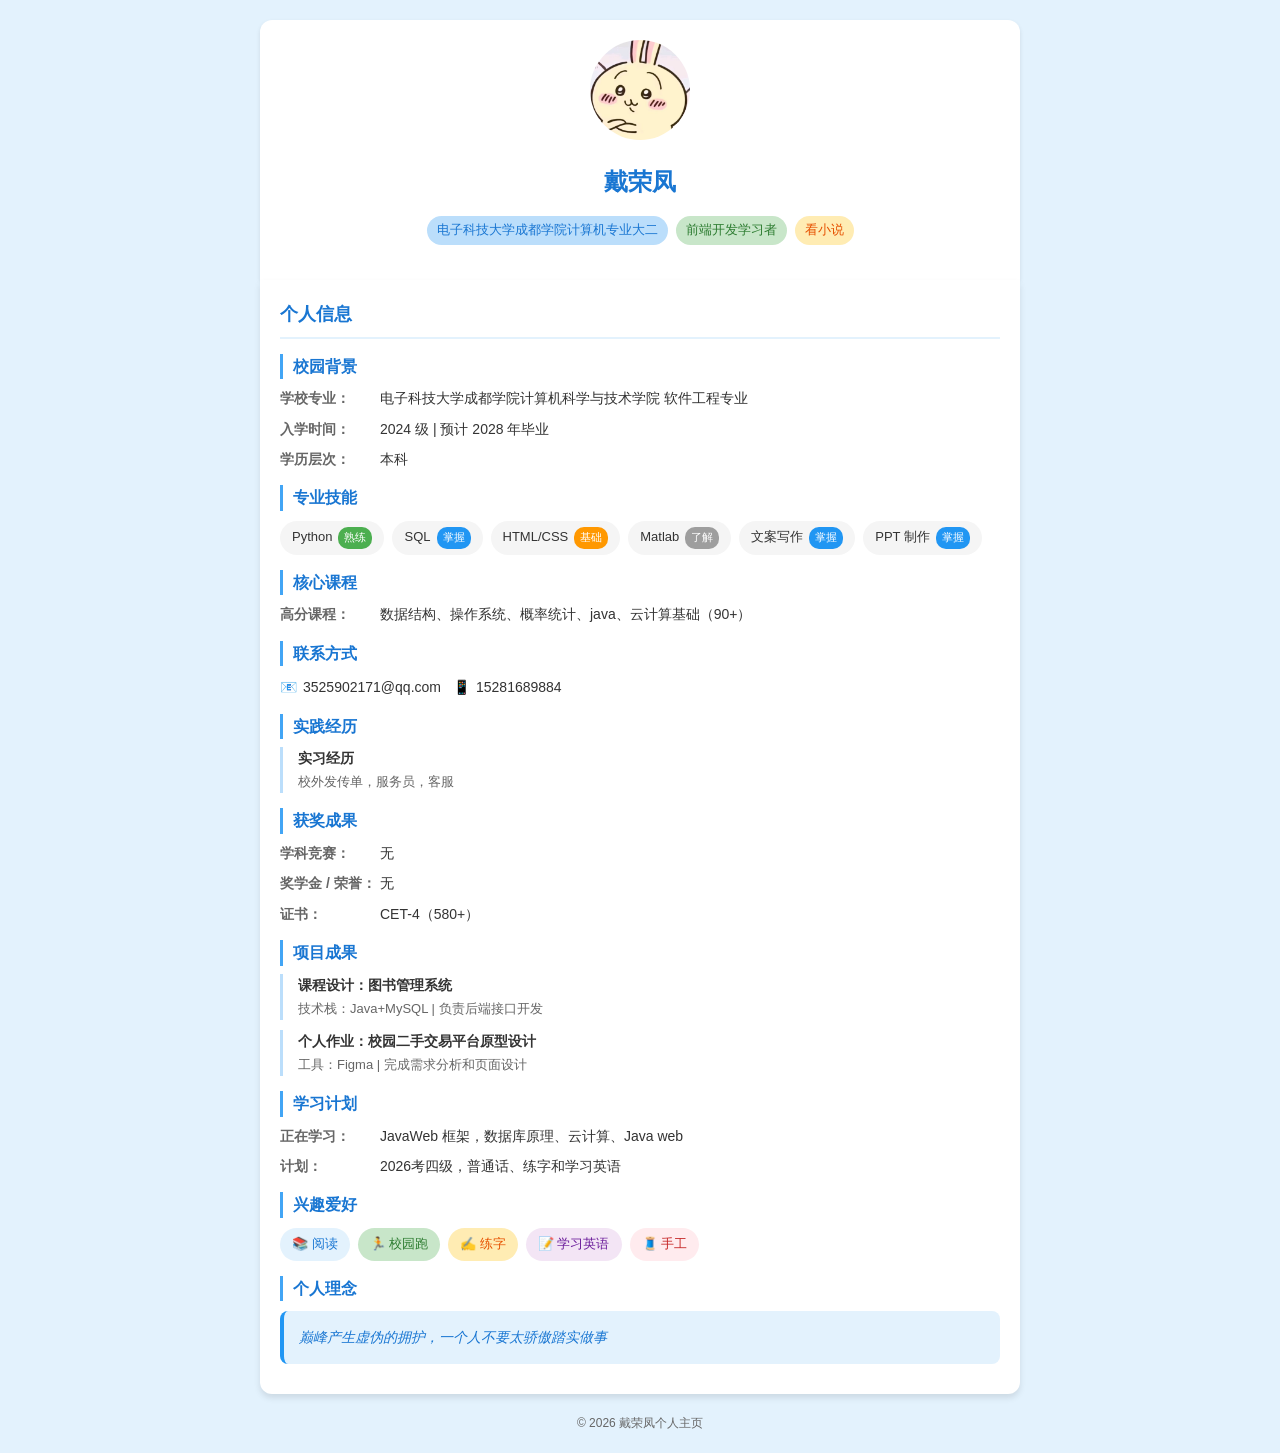
<file: index.html>
<!DOCTYPE html>
<html lang="zh-CN">
<head>
    <meta charset="UTF-8">
    <meta name="viewport" content="width=device-width, initial-scale=1.0">
    <title>戴荣凤 - 个人主页</title>
    <link rel="stylesheet" href="styles.css">
</head>
<body>
    <div class="container">
        <header>
            <div class="avatar-container">
                <div class="avatar" id="avatar"></div>
            </div>
            <h1 id="name">戴荣凤</h1>
            <div class="tags" id="tags">
                <span class="tag">电子科技大学成都学院计算机专业大二</span>
                <span class="tag">前端开发学习者</span>
                <span class="tag">看小说</span>
            </div>
        </header>
        
        <section>
            <h2>个人信息</h2>
            
            <h3>校园背景</h3>
            <div class="info-item">
                <span class="info-label">学校专业：</span>
                <span class="info-value">电子科技大学成都学院计算机科学与技术学院 软件工程专业</span>
            </div>
            <div class="info-item">
                <span class="info-label">入学时间：</span>
                <span class="info-value">2024 级 | 预计 2028 年毕业</span>
            </div>
            <div class="info-item">
                <span class="info-label">学历层次：</span>
                <span class="info-value">本科</span>
            </div>
            
            <h3>专业技能</h3>
            <div class="skills" id="skills">
                <div class="skill-item">Python <span class="skill-level level-proficient">熟练</span></div>
                <div class="skill-item">SQL <span class="skill-level level-master">掌握</span></div>
                <div class="skill-item">HTML/CSS <span class="skill-level level-basic">基础</span></div>
                <div class="skill-item">Matlab <span class="skill-level level-beginner">了解</span></div>
                <div class="skill-item">文案写作 <span class="skill-level level-master">掌握</span></div>
                <div class="skill-item">PPT 制作 <span class="skill-level level-master">掌握</span></div>
            </div>
            
            <h3>核心课程</h3>
            <div class="info-item">
                <span class="info-label">高分课程：</span>
                <span class="info-value">数据结构、操作系统、概率统计、java、云计算基础（90+）</span>
            </div>
            
            <h3>联系方式</h3>
            <div class="contact-info" id="contactInfo">
                <div class="contact-item">
                    <span>📧</span>
                    <span>3525902171@qq.com</span>
                </div>
                <div class="contact-item">
                    <span>📱</span>
                    <span>15281689884</span>
                </div>
            </div>
            
            <h3>实践经历</h3>
            <div class="experience-item">
                <div class="experience-title">实习经历</div>
                <div class="experience-desc">校外发传单，服务员，客服</div>
            </div>
            
            <h3>获奖成果</h3>
            <div class="info-item">
                <span class="info-label">学科竞赛：</span>
                <span class="info-value">无</span>
            </div>
            <div class="info-item">
                <span class="info-label">奖学金 / 荣誉：</span>
                <span class="info-value">无</span>
            </div>
            <div class="info-item">
                <span class="info-label">证书：</span>
                <span class="info-value">CET-4（580+）</span>
            </div>
            
            <h3>项目成果</h3>
            <div class="experience-item">
                <div class="experience-title">课程设计：图书管理系统</div>
                <div class="experience-desc">技术栈：Java+MySQL | 负责后端接口开发</div>
            </div>
            <div class="experience-item">
                <div class="experience-title">个人作业：校园二手交易平台原型设计</div>
                <div class="experience-desc">工具：Figma | 完成需求分析和页面设计</div>
            </div>
            
            <h3>学习计划</h3>
            <div class="info-item">
                <span class="info-label">正在学习：</span>
                <span class="info-value">JavaWeb 框架，数据库原理、云计算、Java web</span>
            </div>
            <div class="info-item">
                <span class="info-label">计划：</span>
                <span class="info-value">2026考四级，普通话、练字和学习英语</span>
            </div>
            
            <h3>兴趣爱好</h3>
            <div class="hobbies" id="hobbies">
                <span class="hobby-item">📚 阅读</span>
                <span class="hobby-item">🏃 校园跑</span>
                <span class="hobby-item">✍️ 练字</span>
                <span class="hobby-item">📝 学习英语</span>
                <span class="hobby-item">🧵 手工</span>
            </div>
            
            <h3>个人理念</h3>
            <div class="personal-philosophy" id="philosophy">
                巅峰产生虚伪的拥护，一个人不要太骄傲踏实做事
            </div>
        </section>
        
        <footer>
            <p>© 2026 戴荣凤个人主页</p>
        </footer>
    </div>
</body>
</html>
</file>
<file: styles.css>
* {
    margin: 0;
    padding: 0;
    box-sizing: border-box;
}

body {
    font-family: Arial, sans-serif;
    background-color: #e3f2fd;
    color: #333;
    line-height: 1.6;
}

.container {
    max-width: 800px;
    margin: 0 auto;
    padding: 20px;
}

header {
    text-align: center;
    margin-bottom: 0;
    background-color: white;
    padding: 20px;
    border-radius: 12px 12px 0 0;
    box-shadow: 0 2px 4px rgba(0, 0, 0, 0.1);
}

.avatar-container {
    position: relative;
    display: inline-block;
    margin: 0 auto 15px;
}

.avatar {
    width: 100px;
    height: 100px;
    border-radius: 50%;
    background-color: #2196f3;
    color: white;
    display: flex;
    align-items: center;
    justify-content: center;
    font-size: 40px;
    transition: transform 0.2s;
    background-size: cover;
    background-position: center;
    background-image: url('f55dc22ecbad49a2774fd31b75c98493.jpg');
}

.avatar:hover {
    transform: scale(1.05);
}

h1 {
    color: #1976d2;
    margin-bottom: 10px;
    font-size: 24px;
}

.tags {
    display: flex;
    flex-wrap: wrap;
    justify-content: center;
    gap: 8px;
    margin: 15px 0;
}

.tag {
    padding: 4px 10px;
    border-radius: 20px;
    font-size: 13px;
}

.tag:nth-child(1) {
    background-color: #bbdefb;
    color: #1976d2;
}

.tag:nth-child(2) {
    background-color: #c8e6c9;
    color: #2e7d32;
}

.tag:nth-child(3) {
    background-color: #ffecb3;
    color: #e65100;
}

section {
    background-color: white;
    padding: 20px;
    border-radius: 0 0 12px 12px;
    box-shadow: 0 4px 6px rgba(0, 0, 0, 0.1);
    margin-bottom: 15px;
    border-top: none;
}

h2 {
    color: #1976d2;
    margin-bottom: 15px;
    padding-bottom: 8px;
    border-bottom: 2px solid #e3f2fd;
    font-size: 18px;
}

h3 {
    color: #1976d2;
    margin: 15px 0 8px;
    font-size: 16px;
    padding-left: 10px;
    border-left: 3px solid #42a5f5;
}

.info-item {
    margin-bottom: 8px;
    display: flex;
    align-items: flex-start;
}

.info-label {
    font-weight: bold;
    min-width: 100px;
    color: #666;
    font-size: 14px;
}

.info-value {
    flex: 1;
    font-size: 14px;
}

.skills {
    display: flex;
    flex-wrap: wrap;
    gap: 8px;
    margin: 10px 0;
}

.skill-item {
    background-color: #f5f5f5;
    padding: 6px 12px;
    border-radius: 20px;
    font-size: 13px;
    display: flex;
    align-items: center;
}

.skill-level {
    font-size: 11px;
    margin-left: 6px;
    padding: 2px 6px;
    border-radius: 10px;
}

.level-proficient {
    background-color: #4caf50;
    color: white;
}

.level-master {
    background-color: #2196f3;
    color: white;
}

.level-basic {
    background-color: #ff9800;
    color: white;
}

.level-beginner {
    background-color: #9e9e9e;
    color: white;
}

.contact-info {
    display: flex;
    flex-wrap: wrap;
    gap: 12px;
    margin: 10px 0;
}

.contact-item {
    display: flex;
    align-items: center;
    gap: 6px;
    font-size: 14px;
}

.experience-item {
    margin-bottom: 10px;
    padding-left: 15px;
    border-left: 3px solid #bbdefb;
}

.experience-title {
    font-weight: bold;
    color: #333;
    font-size: 14px;
}

.experience-desc {
    font-size: 13px;
    color: #666;
    margin-top: 3px;
}

.hobbies {
    display: flex;
    flex-wrap: wrap;
    gap: 8px;
    margin: 10px 0;
}

.hobby-item {
    padding: 6px 12px;
    border-radius: 20px;
    font-size: 13px;
}

.hobby-item:nth-child(1) {
    background-color: #e3f2fd;
    color: #1976d2;
}

.hobby-item:nth-child(2) {
    background-color: #c8e6c9;
    color: #2e7d32;
}

.hobby-item:nth-child(3) {
    background-color: #ffecb3;
    color: #e65100;
}

.hobby-item:nth-child(4) {
    background-color: #f3e5f5;
    color: #6a1b9a;
}

.hobby-item:nth-child(5) {
    background-color: #ffebee;
    color: #c62828;
}

.personal-philosophy {
    background-color: #e3f2fd;
    padding: 15px;
    border-radius: 8px;
    margin: 10px 0;
    font-style: italic;
    font-size: 14px;
    color: #1976d2;
    border-left: 4px solid #2196f3;
}

footer {
    text-align: center;
    margin-top: 20px;
    color: #666;
    font-size: 12px;
}

@media (max-width: 768px) {
    .container {
        padding: 15px;
    }
    
    header,
    section {
        padding: 15px;
    }
    
    .info-item {
        flex-direction: column;
    }
    
    .info-label {
        min-width: auto;
        margin-bottom: 3px;
    }
}
</file>
